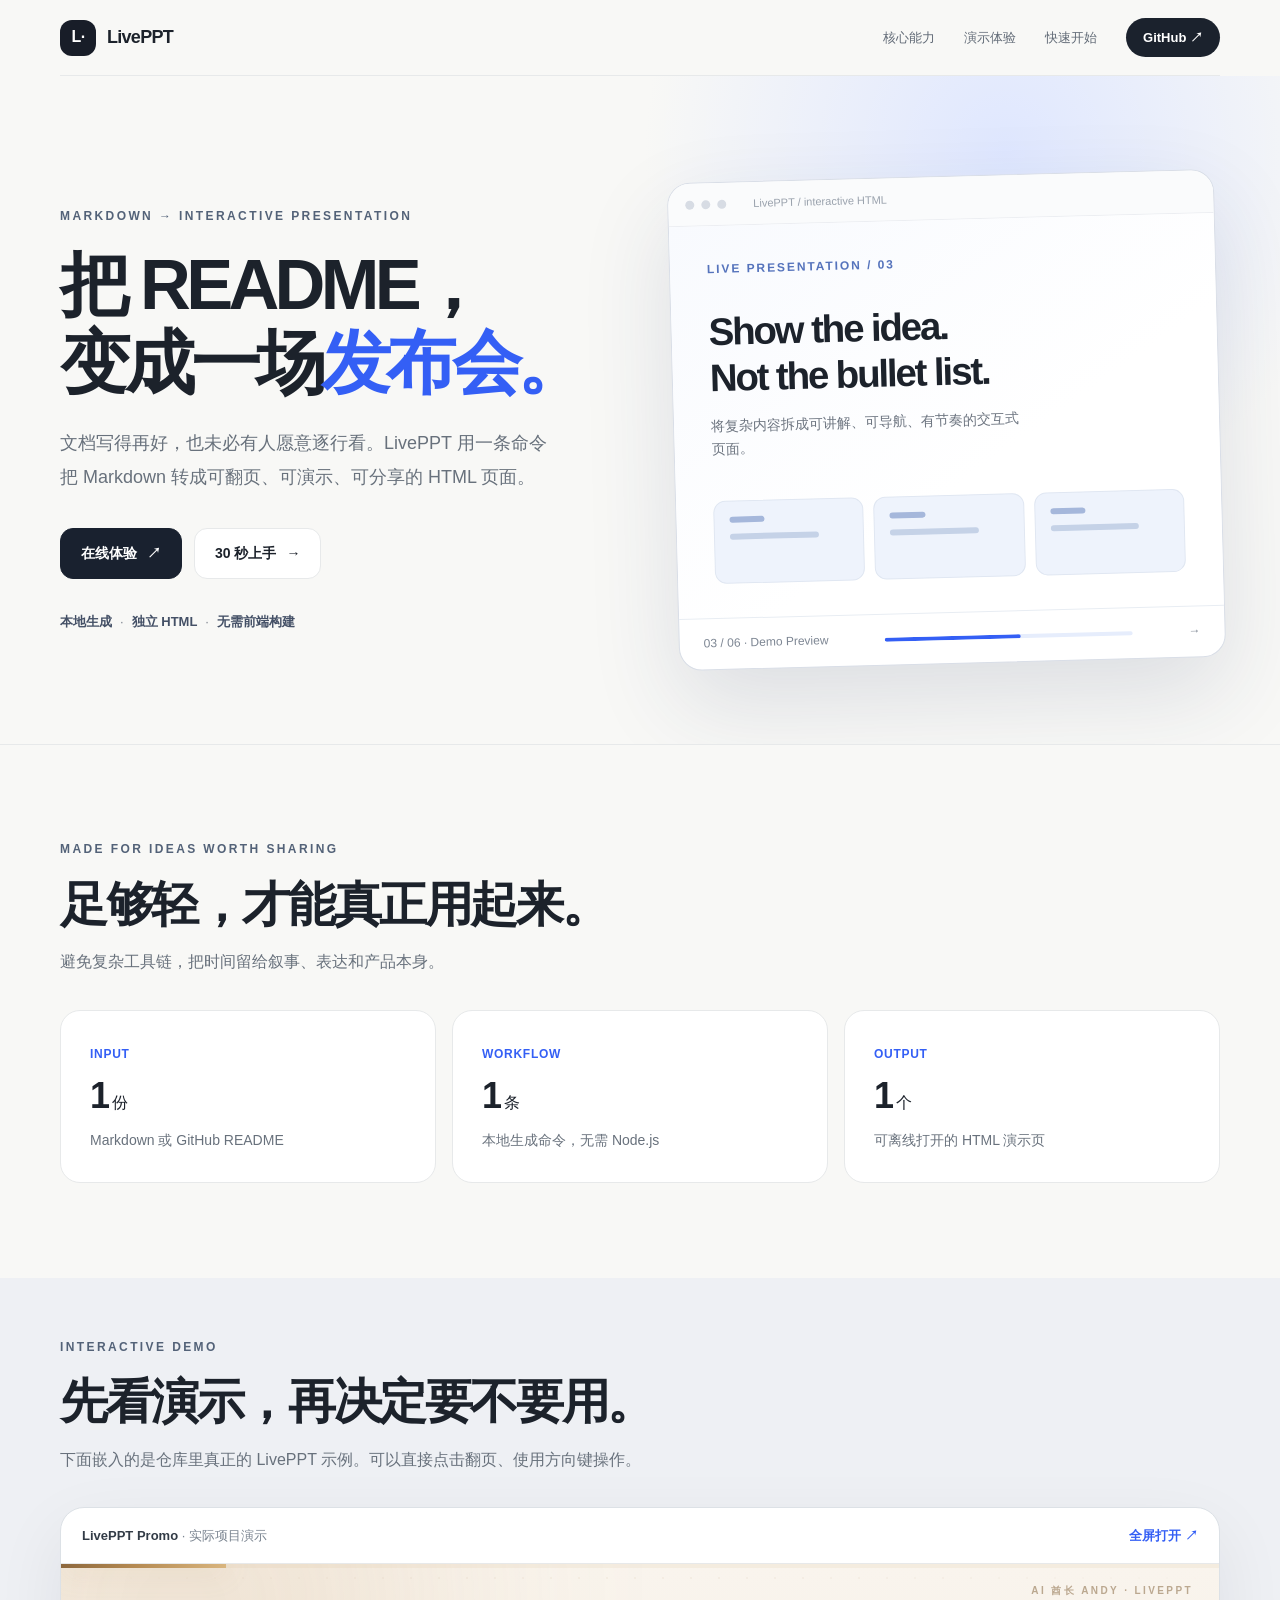
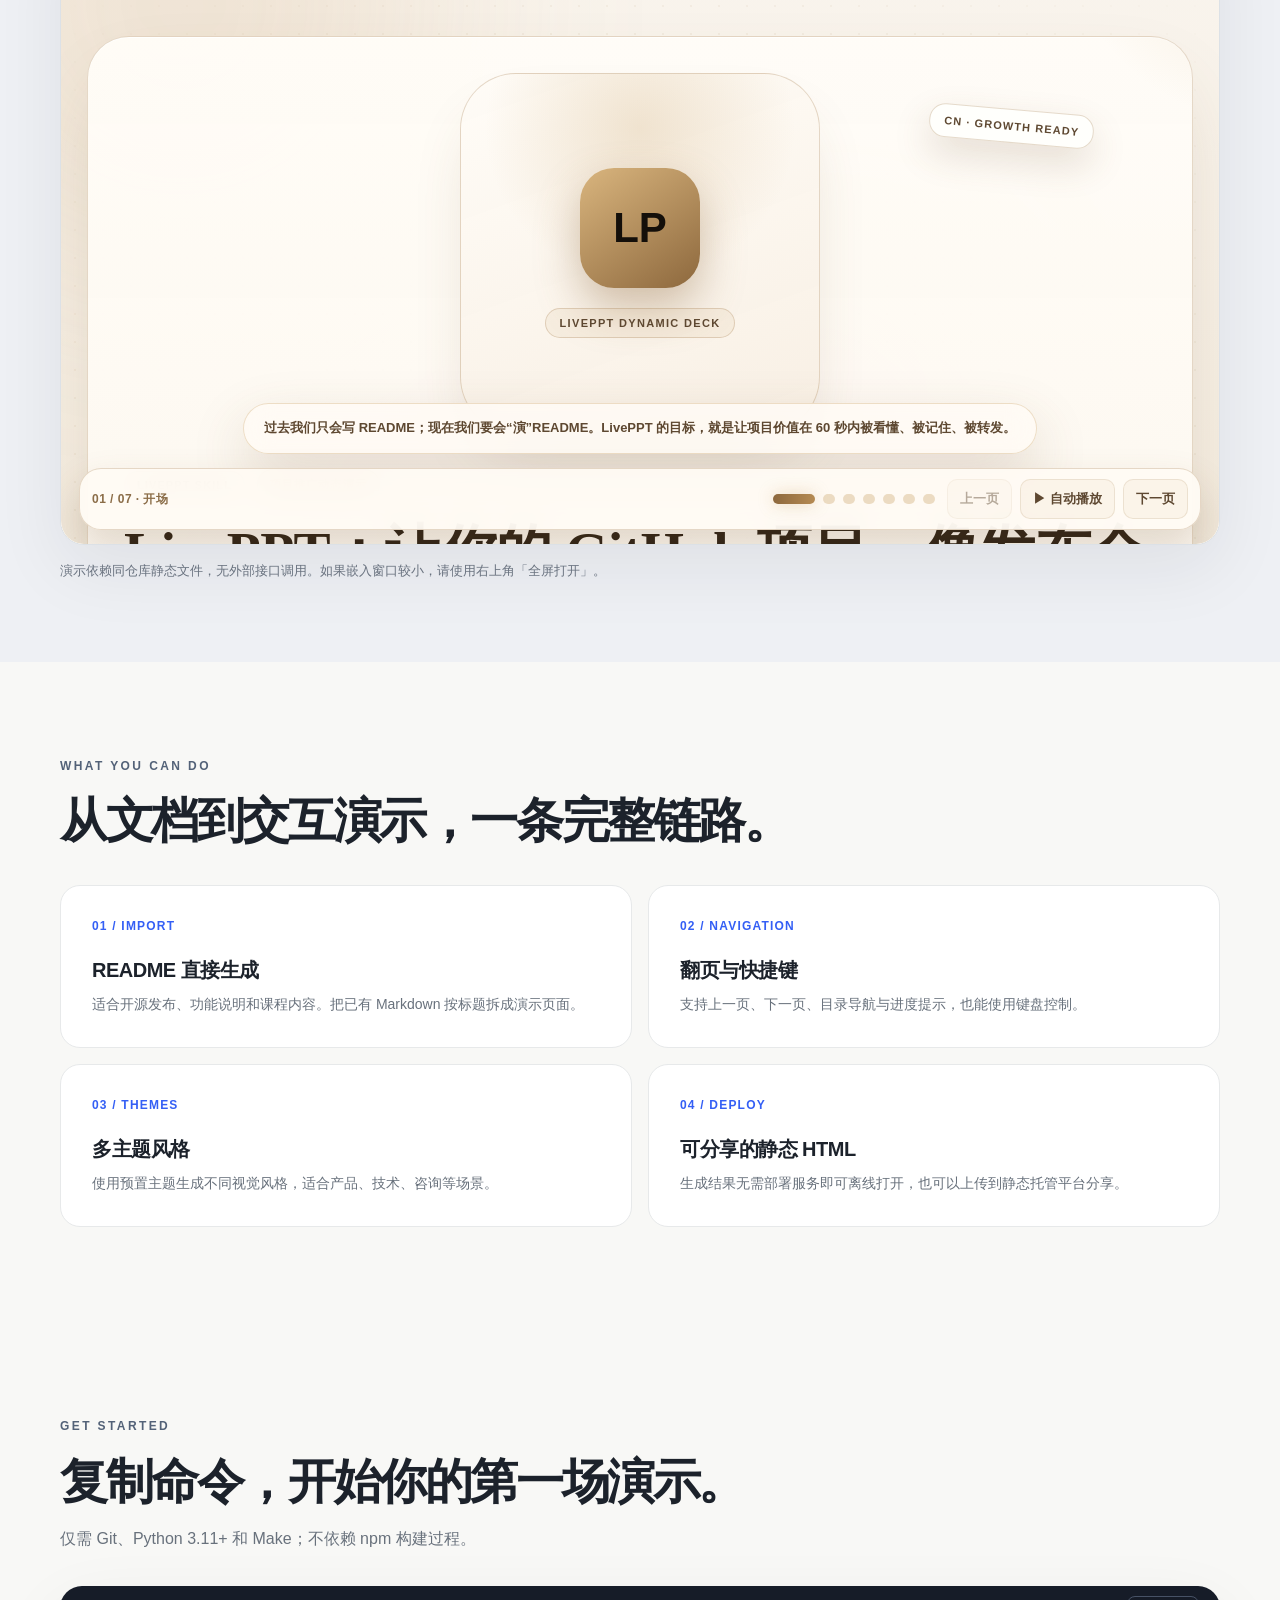
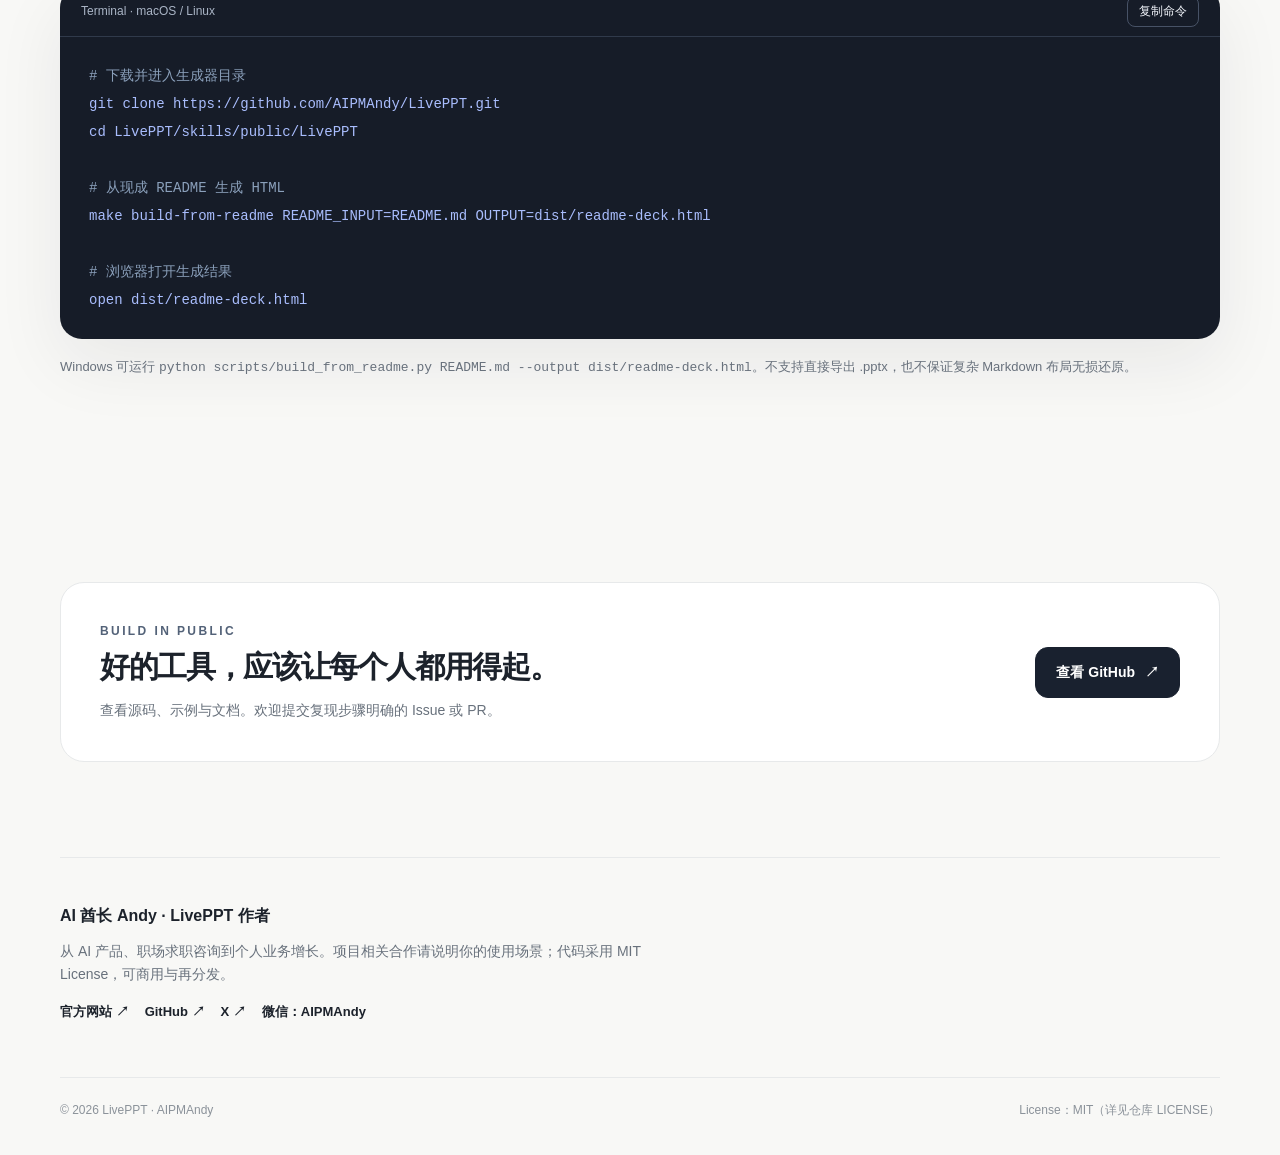
<file: index.html>
<!doctype html>
<html lang="zh-CN">
<head><!-- andy-seo-extra --><link rel="canonical" href="https://aipmandy.github.io/LivePPT/"><meta property="og:locale" content="zh_CN"><meta property="og:site_name" content="LivePPT：Markdown 转交互式 HTML 演示页"><meta property="og:url" content="https://aipmandy.github.io/LivePPT/"><meta property="og:image" content="https://aipmandy.github.io/LivePPT/og.png"><meta property="og:image:width" content="1200"><meta property="og:image:height" content="630"><meta name="twitter:card" content="summary_large_image"><meta name="twitter:site" content="@AIPMAndy"><meta name="twitter:creator" content="@AIPMAndy"><meta name="twitter:title" content="LivePPT — Markdown 转交互式 HTML 演示页"><meta name="twitter:description" content="LivePPT：把 Markdown 和 GitHub README 一键转换为可翻页、可演示、可分享的独立 HTML 页面。无需前端构建工具，开箱即用。"><meta name="twitter:image" content="https://aipmandy.github.io/LivePPT/og.png"><script type="application/ld+json">{"@context":"https://schema.org","@graph":[{"@type":"Person","@id":"https://github.com/AIPMAndy#person","name":"AI酋长Andy","alternateName":["AI Chief Andy","Andy Liu","AIPMAndy"],"url":"https://metaver.vip/","sameAs":["https://x.com/AIPMAndy","https://github.com/AIPMAndy","https://metaver.vip/","https://t.me/AIPMAndy","https://www.threads.com/@andyaipm","https://www.youtube.com/channel/UCo3Uq_DFHKFQxX2vLqEZ8mw","https://space.bilibili.com/100287319","https://www.xiaohongshu.com/user/profile/578dd31382ec3924141f799e","https://aipmandy.github.io/"],"jobTitle":"流量 AI 联合创始人、星觉 AI 创始人","worksFor":{"@type":"Organization","name":"星觉科技"},"address":{"@type":"PostalAddress","addressLocality":"北京","addressCountry":"CN"},"description":"AI酋长Andy（Andy Liu，GitHub / X @AIPMAndy）：流量 AI 联合创始人、星觉 AI 创始人。星觉科技，北京。"},{"@type":"SoftwareApplication","@id":"https://aipmandy.github.io/LivePPT/#work","name":"LivePPT：Markdown 转交互式 HTML 演示页","description":"把 Markdown 或 GitHub README 一键变成可翻页、可演示、可分享的独立 HTML 页面，无需前端构建工具。","url":"https://aipmandy.github.io/LivePPT/","inLanguage":"zh-CN","author":{"@id":"https://github.com/AIPMAndy#person"},"publisher":{"@id":"https://github.com/AIPMAndy#person"}}]}</script><!-- /andy-seo-extra -->
  <meta charset="utf-8">
  <meta name="viewport" content="width=device-width, initial-scale=1">
  <meta name="theme-color" content="#f8f8f6">
  <meta name="description" content="LivePPT：把 Markdown 和 GitHub README 一键转换为可翻页、可演示、可分享的独立 HTML 页面。无需前端构建工具，开箱即用。">
  <meta property="og:type" content="website">
  <meta property="og:title" content="LivePPT — 把 README 变成一场发布会">
  <meta property="og:description" content="一份 Markdown，一条命令，一个可直接分享的 HTML 演示页面。">
  <title>LivePPT — Markdown 转交互式 HTML 演示页</title>
  <style>
    :root{color-scheme:light;--bg:#f8f8f6;--paper:#fff;--ink:#1c222b;--muted:#68717c;--line:#e7e9ea;--accent:#345ff5;--radius:24px;--shadow:0 24px 70px rgba(28,34,43,.07)}
    *{box-sizing:border-box}html{scroll-behavior:smooth}body{margin:0;background:var(--bg);color:var(--ink);font:16px/1.65 -apple-system,BlinkMacSystemFont,"SF Pro Display","PingFang SC","Microsoft YaHei",sans-serif;-webkit-font-smoothing:antialiased}a{color:inherit;text-decoration:none}button{font:inherit}a:focus-visible,button:focus-visible{outline:3px solid var(--accent);outline-offset:4px}::selection{background:#cfdaff}.container{width:min(1160px,calc(100% - 48px));margin-inline:auto}
    .site-header{height:76px;display:flex;align-items:center;justify-content:space-between;gap:20px;border-bottom:1px solid var(--line)}.logo{display:flex;align-items:center;gap:11px;font-size:18px;font-weight:760;letter-spacing:-.04em}.logo-mark{display:grid;place-items:center;width:36px;height:36px;border-radius:12px;background:#181d28;color:#fff;font-size:16px}.nav{display:flex;align-items:center;gap:29px;font-size:13px;color:#626b77}.nav a:hover,.site-footer a:hover{color:var(--accent)}.header-star{padding:9px 17px;border-radius:999px;background:#1b222d;color:white;font-weight:650;font-size:13px}
    .hero{position:relative;overflow:hidden;padding:100px 0 80px;border-bottom:1px solid var(--line)}.hero:before{content:"";position:absolute;z-index:-1;top:-300px;right:-100px;width:min(750px,85vw);aspect-ratio:1;border-radius:50%;background:radial-gradient(circle,#dfe7ff 0%,rgba(223,231,255,0) 68%);pointer-events:none}.hero-grid{display:grid;grid-template-columns:1.02fr .98fr;gap:44px;align-items:center}.eyebrow{font-size:12px;text-transform:uppercase;letter-spacing:.2em;color:#536278;font-weight:750}.hero h1{font-size:clamp(42px,5.5vw,75px);line-height:1.11;letter-spacing:-.067em;font-weight:770;margin:19px 0 25px}.hero h1 .accent{color:var(--accent)}.lede{font-size:18px;color:var(--muted);max-width:490px;line-height:1.85;margin:0}.cta{display:flex;flex-wrap:wrap;gap:12px;margin:34px 0 32px}.btn{display:inline-flex;justify-content:center;align-items:center;gap:10px;border:1px solid var(--line);background:white;color:var(--ink);padding:13px 20px;border-radius:13px;font-size:14px;font-weight:700;transition:transform .2s ease,background .2s ease}.btn:hover{transform:translateY(-2px)}.btn-primary{background:#19212f;color:#fff;border-color:#19212f}.btn-primary:hover{background:#354358}.btn svg{width:16px;height:16px}.proof{font-size:13px;color:#818791;display:flex;flex-wrap:wrap;align-items:center;gap:8px}.proof strong{color:#445066}
    .window{border:1px solid #d9dee7;border-radius:23px;background:white;box-shadow:0 35px 90px rgba(41,57,98,.13);overflow:hidden;transform:rotate(-1.5deg)}.chrome{height:43px;border-bottom:1px solid #eceef2;display:flex;align-items:center;gap:7px;padding:0 17px;background:#fafbfc}.dot{width:9px;height:9px;border-radius:50%;background:#d7dce4}.chrome .address{font-size:11px;color:#9aa2ad;margin-left:20px}.window-body{min-height:392px;padding:34px 37px;background:linear-gradient(146deg,#f8fafe,#fff 60%)}.window-step{font-size:12px;letter-spacing:.16em;color:#5573bc;text-transform:uppercase;font-weight:800}.window-body h2{font-size:clamp(31px,3vw,43px);line-height:1.2;letter-spacing:-.055em;max-width:390px;margin:29px 0 14px}.window-body p{color:#6d7580;max-width:310px;font-size:14px}.fake-grid{display:grid;grid-template-columns:1fr 1fr 1fr;gap:10px;margin-top:40px}.fake-card{border-radius:12px;height:83px;background:#eef3fc;border:1px solid #e0e7f2;padding:15px}.fake-card:after,.fake-card:before{content:"";display:block;background:#a5b7db;border-radius:3px;height:6px;margin-bottom:11px}.fake-card:before{width:30%}.fake-card:after{width:75%;background:#c5d2e7}.window-bottom{border-top:1px solid #e8edf3;padding:15px 24px;display:flex;justify-content:space-between;align-items:center;color:#7d8693;font-size:12px}.mini-progress{width:50%;height:4px;border-radius:999px;background:#e6edfc;overflow:hidden}.mini-progress:after{content:"";display:block;height:100%;width:55%;background:var(--accent);border-radius:999px}
    section.block{padding:95px 0}.section-head{max-width:735px;margin-bottom:34px}.section-head h2{font-size:clamp(29px,4vw,48px);line-height:1.24;letter-spacing:-.05em;margin:15px 0}.section-head p{color:var(--muted);font-size:16px;margin:0}.metrics{display:grid;grid-template-columns:repeat(3,1fr);gap:16px}.metric{background:var(--paper);border:1px solid var(--line);border-radius:20px;padding:29px}.metric b{font-size:36px;letter-spacing:-.06em}.metric p{color:var(--muted);font-size:14px;margin:4px 0 0}.metric span{font-weight:750;color:var(--accent);font-size:12px;letter-spacing:.06em}
    .demo-wrap{background:#eef0f4;padding:60px 0 80px}.demo-frame{background:#fff;overflow:hidden;border-radius:24px;border:1px solid #dce1e6;box-shadow:var(--shadow)}.demo-top{height:56px;padding:0 21px;display:flex;align-items:center;justify-content:space-between;gap:10px;border-bottom:1px solid var(--line);font-size:13px;color:#7a8490}.demo-top strong{color:#323b46}.demo-top a{color:var(--accent);font-weight:700}.demo-frame iframe{display:block;width:100%;height:580px;border:0;background:#fff}.demo-note{font-size:13px;color:#69727f;margin:15px 0 0}
    .feature-grid{display:grid;grid-template-columns:repeat(2,1fr);gap:16px}.feature{padding:31px;background:#fff;border:1px solid var(--line);border-radius:20px}.feature .number{font-size:12px;font-weight:750;color:var(--accent);letter-spacing:.1em}.feature h3{font-size:20px;letter-spacing:-.025em;margin:17px 0 6px}.feature p{color:var(--muted);font-size:14px;margin:0}
    .code-panel{border-radius:22px;background:#161c28;color:#e3eaf5;box-shadow:var(--shadow);overflow:hidden}.code-head{height:51px;padding:0 21px;display:flex;align-items:center;justify-content:space-between;border-bottom:1px solid #303a4b;color:#aab5c6;font-size:12px}.copy-btn{border:1px solid #475266;border-radius:8px;padding:5px 11px;color:#f2f5fb;background:transparent;cursor:pointer;font-size:12px}.copy-btn:hover{background:#303b4d}pre{white-space:pre-wrap;overflow-wrap:anywhere;font-size:14px;line-height:2;margin:0;padding:25px 29px;font-family:ui-monospace,"SFMono-Regular",Consolas,monospace}pre .comment{color:#8ba0bb}pre .command{color:#a9bdfd}.usage-note{margin-top:17px;color:var(--muted);font-size:13px}
    .last-cta{background:#fff;border:1px solid var(--line);padding:39px;border-radius:24px;display:flex;align-items:center;justify-content:space-between;gap:28px}.last-cta h2{font-size:30px;letter-spacing:-.045em;margin:0 0 8px}.last-cta p{color:var(--muted);margin:0;font-size:14px}.author{border-top:1px solid var(--line);padding:45px 0 55px;display:flex;justify-content:space-between;gap:30px;flex-wrap:wrap}.author p{font-size:14px;color:var(--muted);max-width:630px;margin:10px 0}.author-links{display:flex;flex-wrap:wrap;gap:16px;font-size:13px;font-weight:670;margin-top:15px}.site-footer{font-size:12px;color:#8b929a;border-top:1px solid var(--line);padding:23px 0 35px;display:flex;justify-content:space-between;flex-wrap:wrap;gap:10px}
    @media(max-width:900px){.hero{padding:72px 0}.hero-grid{grid-template-columns:1fr;gap:55px}.window{max-width:620px;transform:none}.nav{gap:13px}.metrics{grid-template-columns:1fr}.demo-frame iframe{height:570px}}
    @media(max-width:600px){.container{width:min(100% - 32px,1160px)}.nav a:not(.header-star){display:none}.site-header{height:67px}.hero{padding:60px 0}.hero h1{font-size:47px}.window-body{padding:28px 22px;min-height:330px}.window-body h2{font-size:33px}.fake-card{height:65px;padding:11px}.metrics{gap:12px}.metric{padding:22px}.block{padding:65px 0!important}.demo-wrap{padding:50px 0!important}.demo-frame iframe{height:620px}.feature-grid{grid-template-columns:1fr}.last-cta{display:block;padding:27px}.last-cta .btn{margin-top:20px}.author{padding:32px 0}.cta .btn{flex:1}}
    @media(prefers-reduced-motion:reduce){html{scroll-behavior:auto}*,*:before,*:after{transition:none!important;animation:none!important}}
  </style>
</head>
<body>
  <header class="site-header container">
    <a class="logo" href="#top" aria-label="LivePPT 首页"><span class="logo-mark" aria-hidden="true">L·</span>LivePPT</a>
    <nav class="nav" aria-label="主导航">
      <a href="#features">核心能力</a><a href="#demo">演示体验</a><a href="#quickstart">快速开始</a>
      <a class="header-star" href="https://github.com/AIPMAndy/LivePPT" target="_blank" rel="noopener noreferrer">GitHub ↗</a>
    </nav>
  </header>
  <main id="top">
    <section class="hero">
      <div class="container hero-grid">
        <div>
          <div class="eyebrow">Markdown → Interactive Presentation</div>
          <h1>把 README，<br>变成一场<span class="accent">发布会。</span></h1>
          <p class="lede">文档写得再好，也未必有人愿意逐行看。LivePPT 用一条命令把 Markdown 转成可翻页、可演示、可分享的 HTML 页面。</p>
          <div class="cta">
            <a class="btn btn-primary" href="#demo">在线体验 <span aria-hidden="true">↗</span></a>
            <a class="btn" href="#quickstart">30 秒上手 <span aria-hidden="true">→</span></a>
          </div>
          <div class="proof"><strong>本地生成</strong> <span>·</span> <strong>独立 HTML</strong> <span>·</span> <strong>无需前端构建</strong></div>
        </div>
        <div class="window" aria-label="LivePPT 页面视觉预览示意图">
          <div class="chrome"><i class="dot"></i><i class="dot"></i><i class="dot"></i><span class="address">LivePPT / interactive HTML</span></div>
          <div class="window-body">
            <div class="window-step">Live Presentation / 03</div>
            <h2>Show the idea.<br>Not the bullet list.</h2>
            <p>将复杂内容拆成可讲解、可导航、有节奏的交互式页面。</p>
            <div class="fake-grid" aria-hidden="true"><div class="fake-card"></div><div class="fake-card"></div><div class="fake-card"></div></div>
          </div>
          <div class="window-bottom"><span>03 / 06 · Demo Preview</span><span class="mini-progress" aria-hidden="true"></span><span>→</span></div>
        </div>
      </div>
    </section>
    <section class="block container" id="features">
      <div class="section-head"><div class="eyebrow">Made for ideas worth sharing</div><h2>足够轻，才能真正用起来。</h2><p>避免复杂工具链，把时间留给叙事、表达和产品本身。</p></div>
      <div class="metrics">
        <div class="metric"><span>INPUT</span><div><b>1</b> 份</div><p>Markdown 或 GitHub README</p></div>
        <div class="metric"><span>WORKFLOW</span><div><b>1</b> 条</div><p>本地生成命令，无需 Node.js</p></div>
        <div class="metric"><span>OUTPUT</span><div><b>1</b> 个</div><p>可离线打开的 HTML 演示页</p></div>
      </div>
    </section>
    <section id="demo" class="demo-wrap">
      <div class="container">
        <div class="section-head"><div class="eyebrow">Interactive demo</div><h2>先看演示，再决定要不要用。</h2><p>下面嵌入的是仓库里真正的 LivePPT 示例。可以直接点击翻页、使用方向键操作。</p></div>
        <div class="demo-frame">
          <div class="demo-top"><span><strong>LivePPT Promo</strong> · 实际项目演示</span><a href="./skills/public/LivePPT/demos/liveppt-promo/index.html" target="_blank" rel="noopener noreferrer">全屏打开 ↗</a></div>
          <iframe src="./skills/public/LivePPT/demos/liveppt-promo/index.html" title="LivePPT 可交互产品演示" loading="lazy"></iframe>
        </div>
        <p class="demo-note">演示依赖同仓库静态文件，无外部接口调用。如果嵌入窗口较小，请使用右上角「全屏打开」。</p>
      </div>
    </section>
    <section class="block container">
      <div class="section-head"><div class="eyebrow">What you can do</div><h2>从文档到交互演示，一条完整链路。</h2></div>
      <div class="feature-grid">
        <div class="feature"><div class="number">01 / IMPORT</div><h3>README 直接生成</h3><p>适合开源发布、功能说明和课程内容。把已有 Markdown 按标题拆成演示页面。</p></div>
        <div class="feature"><div class="number">02 / NAVIGATION</div><h3>翻页与快捷键</h3><p>支持上一页、下一页、目录导航与进度提示，也能使用键盘控制。</p></div>
        <div class="feature"><div class="number">03 / THEMES</div><h3>多主题风格</h3><p>使用预置主题生成不同视觉风格，适合产品、技术、咨询等场景。</p></div>
        <div class="feature"><div class="number">04 / DEPLOY</div><h3>可分享的静态 HTML</h3><p>生成结果无需部署服务即可离线打开，也可以上传到静态托管平台分享。</p></div>
      </div>
    </section>
    <section class="block container" id="quickstart">
      <div class="section-head"><div class="eyebrow">Get started</div><h2>复制命令，开始你的第一场演示。</h2><p>仅需 Git、Python 3.11+ 和 Make；不依赖 npm 构建过程。</p></div>
      <div class="code-panel">
        <div class="code-head"><span>Terminal · macOS / Linux</span><button class="copy-btn" id="copyCommand" type="button" aria-label="复制快速开始命令">复制命令</button></div>
        <pre id="commands"><span class="comment"># 下载并进入生成器目录</span>
<span class="command">git clone https://github.com/AIPMAndy/LivePPT.git</span>
<span class="command">cd LivePPT/skills/public/LivePPT</span>

<span class="comment"># 从现成 README 生成 HTML</span>
<span class="command">make build-from-readme README_INPUT=README.md OUTPUT=dist/readme-deck.html</span>

<span class="comment"># 浏览器打开生成结果</span>
<span class="command">open dist/readme-deck.html</span></pre>
      </div>
      <p class="usage-note">Windows 可运行 <code>python scripts/build_from_readme.py README.md --output dist/readme-deck.html</code>。不支持直接导出 .pptx，也不保证复杂 Markdown 布局无损还原。</p>
    </section>
    <section class="block container">
      <div class="last-cta">
        <div><div class="eyebrow">Build in public</div><h2>好的工具，应该让每个人都用得起。</h2><p>查看源码、示例与文档。欢迎提交复现步骤明确的 Issue 或 PR。</p></div>
        <a class="btn btn-primary" href="https://github.com/AIPMAndy/LivePPT" target="_blank" rel="noopener noreferrer">查看 GitHub <span aria-hidden="true">↗</span></a>
      </div>
    </section>
  </main>
  <aside class="author container" aria-label="作者与联系">
    <div><strong>AI 酋长 Andy · LivePPT 作者</strong><p>从 AI 产品、职场求职咨询到个人业务增长。项目相关合作请说明你的使用场景；代码采用 MIT License，可商用与再分发。</p><div class="author-links"><a href="https://metaver.vip/" target="_blank" rel="noopener noreferrer">官方网站 ↗</a><a href="https://github.com/AIPMAndy" target="_blank" rel="noopener noreferrer">GitHub ↗</a><a href="https://x.com/AIPMAndy" target="_blank" rel="noopener noreferrer">X ↗</a><span>微信：AIPMAndy</span></div></div>
  </aside>
  <footer class="site-footer container"><span>© 2026 LivePPT · AIPMAndy</span><span>License：MIT（详见仓库 LICENSE）</span></footer>
  <script>
    document.getElementById('copyCommand').addEventListener('click', async function() {
      const content = [
        'git clone https://github.com/AIPMAndy/LivePPT.git',
        'cd LivePPT/skills/public/LivePPT',
        'make build-from-readme README_INPUT=README.md OUTPUT=dist/readme-deck.html',
        'open dist/readme-deck.html'
      ].join('\n');
      try {
        await navigator.clipboard.writeText(content);
        this.textContent = '已复制 ✓';
      } catch (_error) {
        this.textContent = '复制失败，请手动选择';
      }
    });
  </script>
</body>
</html>
</file>
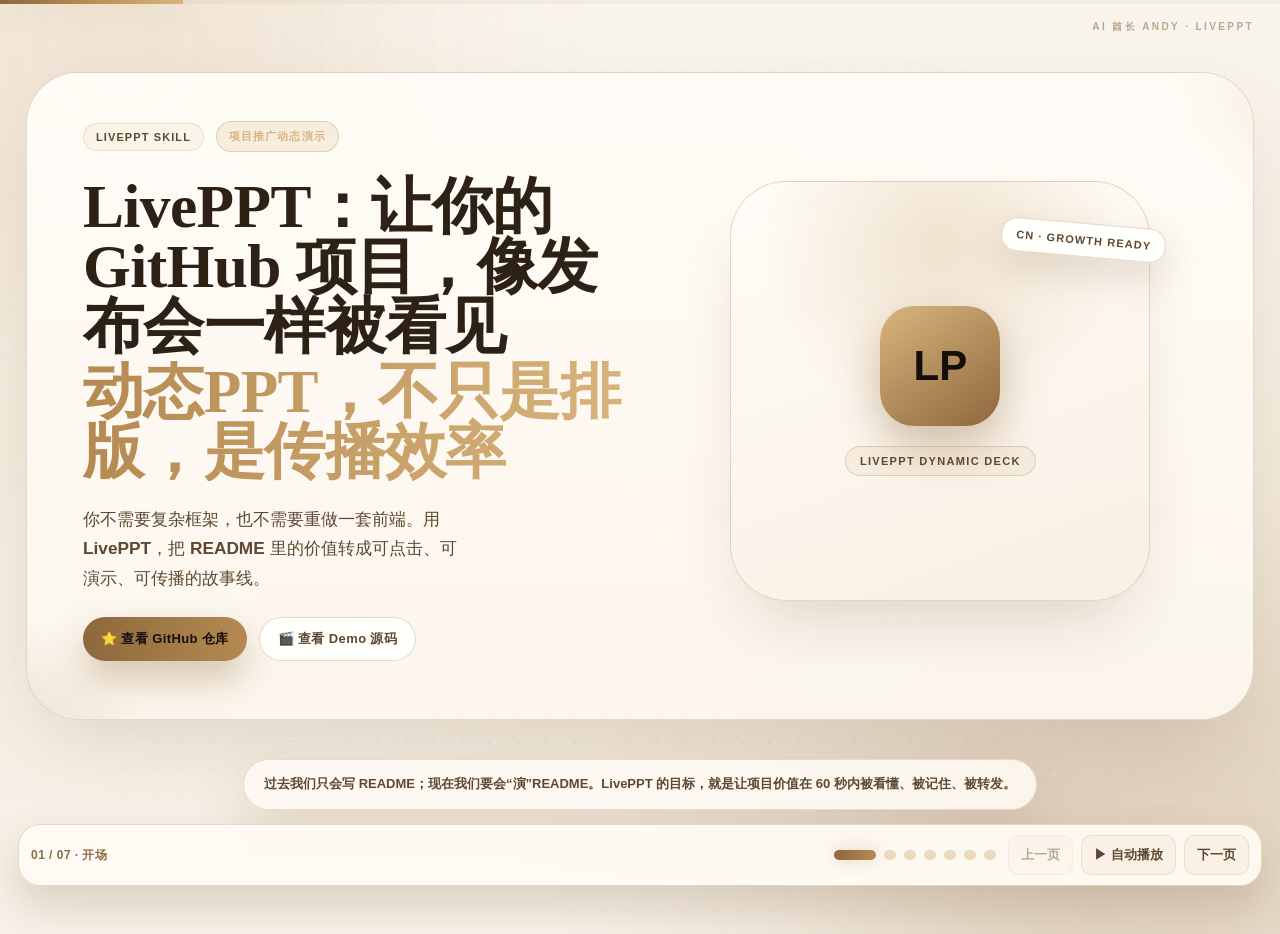
<file: skills/public/LivePPT/demos/liveppt-promo/index.html>
<!doctype html>
<html lang="zh-CN">
  <head><!-- andy-seo-extra --><link rel="canonical" href="https://aipmandy.github.io/LivePPT/skills/public/LivePPT/demos/liveppt-promo/index.html"><meta property="og:type" content="website"><meta property="og:locale" content="zh_CN"><meta property="og:site_name" content="LivePPT：Markdown 转交互式 HTML 演示页"><meta property="og:url" content="https://aipmandy.github.io/LivePPT/skills/public/LivePPT/demos/liveppt-promo/index.html"><meta property="og:title" content="LivePPT · 项目推广动态演示（Ivory Luxe）"><meta property="og:description" content="把 Markdown 或 GitHub README 一键变成可翻页、可演示、可分享的独立 HTML 页面，无需前端构建工具。"><meta property="og:image" content="https://aipmandy.github.io/LivePPT/og.png"><meta property="og:image:width" content="1200"><meta property="og:image:height" content="630"><meta name="twitter:card" content="summary_large_image"><meta name="twitter:site" content="@AIPMAndy"><meta name="twitter:creator" content="@AIPMAndy"><meta name="twitter:title" content="LivePPT · 项目推广动态演示（Ivory Luxe）"><meta name="twitter:description" content="把 Markdown 或 GitHub README 一键变成可翻页、可演示、可分享的独立 HTML 页面，无需前端构建工具。"><meta name="twitter:image" content="https://aipmandy.github.io/LivePPT/og.png"><!-- /andy-seo-extra -->
    <meta charset="UTF-8" />
    <meta name="viewport" content="width=device-width, initial-scale=1.0" />
    <title>LivePPT · 项目推广动态演示（Ivory Luxe）</title>
    <link rel="stylesheet" href="./styles.css" />
  </head>
  <body>
    <div id="app" class="deck" tabindex="0">
      <div class="bg-blob blob-a"></div>
      <div class="bg-blob blob-b"></div>
      <div class="bg-blob blob-c"></div>
      <div class="grid-dots"></div>

      <div class="watermark">AI 酋长 Andy · LivePPT</div>

      <div class="top-progress">
        <div id="progressBar"></div>
      </div>

      <main id="slideRoot" class="slide-root"></main>

      <div class="script-footer">
        <div id="scriptFooter" class="script-bubble"></div>
      </div>

      <footer class="bottom-toolbar">
        <div id="stepHint" class="step-hint"></div>
        <div id="dotNav" class="dot-nav" aria-label="步骤导航"></div>
        <div class="controls">
          <button id="prevBtn" type="button">上一页</button>
          <button id="playBtn" type="button">▶ 自动播放</button>
          <button id="nextBtn" type="button">下一页</button>
        </div>
      </footer>
    </div>

    <script src="./script.js"></script>
  </body>
</html>
</file>
<file: skills/public/LivePPT/demos/liveppt-promo/styles.css>
:root {
  color-scheme: light;
  --lp-bg: #f8f4ee;
  --lp-bg-soft: #efe6d9;
  --lp-bg-accent: #e7d7c3;
  --lp-surface: rgba(255, 251, 245, 0.92);
  --lp-surface-strong: rgba(255, 255, 252, 0.98);
  --lp-line: rgba(160, 122, 75, 0.28);
  --lp-line-soft: rgba(160, 122, 75, 0.16);
  --lp-text: #2d2115;
  --lp-text-soft: #5e4831;
  --lp-text-muted: #8b6d48;
  --lp-accent: #b58a52;
  --lp-accent-strong: #d9b57e;
  --lp-accent-deep: #8d683d;
  --lp-success: #5f8d68;
  --lp-danger: #a45f4d;
  --lp-font-display: "Bodoni MT", "Didot", "Songti SC", "Times New Roman", serif;
  --lp-font-body: "Avenir Next", "PingFang SC", "Microsoft YaHei", "Noto Sans SC", sans-serif;
}

* {
  box-sizing: border-box;
}

html,
body {
  margin: 0;
  min-height: 100%;
}

body {
  background: var(--lp-bg);
  font-family: var(--lp-font-body);
  color: var(--lp-text);
}

.deck {
  --mx: 50%;
  --my: 50%;
  position: relative;
  width: 100%;
  min-height: 100vh;
  overflow: hidden;
  background:
    radial-gradient(760px 540px at var(--mx) var(--my), rgba(181, 138, 82, 0.14), transparent 64%),
    radial-gradient(780px 560px at 84% 90%, rgba(141, 104, 61, 0.14), transparent 68%),
    linear-gradient(180deg, #f9f4ed 0%, #f4ecdf 48%, #f7f1e8 100%);
}

.bg-blob {
  position: absolute;
  border-radius: 999px;
  pointer-events: none;
  filter: blur(120px);
  opacity: 0.62;
}

.blob-a {
  top: -220px;
  left: -140px;
  width: 520px;
  height: 520px;
  background: rgba(189, 145, 86, 0.26);
  animation: floatA 11s ease-in-out infinite;
}

.blob-b {
  right: -200px;
  bottom: -230px;
  width: 620px;
  height: 620px;
  background: rgba(169, 125, 73, 0.24);
  animation: floatB 13s ease-in-out infinite;
}

.blob-c {
  right: 20%;
  top: 24%;
  width: 320px;
  height: 320px;
  background: rgba(215, 181, 127, 0.14);
  animation: floatC 15s ease-in-out infinite;
}

.grid-dots {
  position: absolute;
  inset: 0;
  pointer-events: none;
  opacity: 0.38;
  background-image: radial-gradient(rgba(160, 122, 75, 0.35) 1px, transparent 1px);
  background-size: 28px 28px;
  mask-image: radial-gradient(circle at 50% 55%, black 40%, transparent 100%);
}

.watermark {
  position: absolute;
  top: 20px;
  right: 26px;
  z-index: 30;
  font-size: 10px;
  font-weight: 800;
  letter-spacing: 0.24em;
  text-transform: uppercase;
  color: var(--lp-text-muted);
  opacity: 0.56;
  user-select: none;
  pointer-events: none;
}

.top-progress {
  position: absolute;
  top: 0;
  left: 0;
  width: 100%;
  height: 4px;
  z-index: 40;
  background: rgba(201, 163, 106, 0.1);
}

#progressBar {
  width: 0;
  height: 100%;
  background: linear-gradient(90deg, var(--lp-accent-deep) 0%, var(--lp-accent) 45%, var(--lp-accent-strong) 100%);
  box-shadow: 0 0 28px rgba(201, 163, 106, 0.42);
  transition: width 420ms cubic-bezier(0.2, 0.8, 0.2, 1);
}

.slide-root {
  position: relative;
  min-height: 100vh;
  padding: 72px 26px 214px;
  display: flex;
  align-items: center;
  justify-content: center;
}

.slide-shell {
  position: relative;
  width: min(1300px, 100%);
  min-height: 72vh;
  border-radius: 52px;
  padding: 48px 56px;
  border: 1px solid var(--lp-line);
  background: linear-gradient(180deg, rgba(255, 252, 247, 0.97) 0%, rgba(252, 246, 238, 0.95) 100%);
  box-shadow:
    0 34px 84px -24px rgba(109, 79, 47, 0.2),
    inset 0 1px 0 rgba(255, 255, 255, 0.8);
  overflow: hidden;
}

.slide-shell::before {
  content: "";
  position: absolute;
  top: -38%;
  right: -26%;
  width: 420px;
  height: 420px;
  border-radius: 999px;
  background: radial-gradient(circle, rgba(201, 163, 106, 0.24) 0%, transparent 70%);
  pointer-events: none;
}

.slide-shell::after {
  content: "";
  position: absolute;
  left: -18%;
  bottom: -40%;
  width: 360px;
  height: 360px;
  border-radius: 999px;
  background: radial-gradient(circle, rgba(138, 98, 53, 0.24) 0%, transparent 72%);
  pointer-events: none;
}

.scene-enter {
  animation: sceneIn 760ms cubic-bezier(0.2, 0.82, 0.2, 1) both;
}

.section-tag {
  display: inline-flex;
  align-items: center;
  gap: 8px;
  padding: 8px 14px;
  border-radius: 999px;
  border: 1px solid var(--lp-line);
  background: rgba(201, 163, 106, 0.12);
  color: var(--lp-accent);
  font-size: 11px;
  font-weight: 800;
  letter-spacing: 0.11em;
  text-transform: uppercase;
}

.hero-grid {
  display: grid;
  gap: 36px;
  grid-template-columns: 1.1fr 1fr;
  align-items: center;
  position: relative;
  z-index: 2;
}

.hero-left {
  display: flex;
  flex-direction: column;
  gap: 24px;
}

.hero-meta {
  display: inline-flex;
  align-items: center;
  gap: 12px;
  flex-wrap: wrap;
}

.meta-pill {
  padding: 7px 12px;
  border-radius: 999px;
  font-size: 11px;
  font-weight: 800;
  letter-spacing: 0.1em;
  text-transform: uppercase;
  border: 1px solid var(--lp-line-soft);
  background: rgba(201, 163, 106, 0.1);
  color: var(--lp-text-soft);
}

.meta-pill.indigo {
  border-color: var(--lp-line);
  background: rgba(201, 163, 106, 0.16);
  color: var(--lp-accent-strong);
}

.hero-title {
  margin: 0;
  font-size: clamp(2.2rem, 4.8vw, 4.8rem);
  letter-spacing: -0.01em;
  line-height: 0.98;
  font-weight: 700;
  color: var(--lp-text);
  font-family: var(--lp-font-display);
}

.hero-title span {
  display: inline-block;
  margin-top: 4px;
  color: transparent;
  background: linear-gradient(90deg, var(--lp-accent), var(--lp-accent-strong));
  -webkit-background-clip: text;
  background-clip: text;
}

.hero-sub {
  margin: 0;
  max-width: 40ch;
  color: var(--lp-text-soft);
  font-size: 1.08rem;
  line-height: 1.7;
  font-weight: 550;
}

.hero-actions {
  display: flex;
  gap: 12px;
  flex-wrap: wrap;
}

.action-btn {
  display: inline-flex;
  align-items: center;
  gap: 8px;
  text-decoration: none;
  border-radius: 999px;
  padding: 12px 18px;
  font-size: 13px;
  font-weight: 800;
  letter-spacing: 0.03em;
  transition: transform 180ms ease, box-shadow 180ms ease;
}

.action-btn.primary {
  background: linear-gradient(90deg, var(--lp-accent-deep), var(--lp-accent));
  color: #140f0a;
  box-shadow: 0 18px 36px rgba(138, 98, 53, 0.35);
}

.action-btn.secondary {
  border: 1px solid var(--lp-line);
  background: var(--lp-surface-strong);
  color: var(--lp-text-soft);
}

.action-btn:hover {
  transform: translateY(-1px);
}

.hero-right {
  position: relative;
  display: flex;
  align-items: center;
  justify-content: center;
}

.hero-logo-card {
  width: min(420px, 90%);
  aspect-ratio: 1;
  border-radius: 56px;
  background: linear-gradient(160deg, rgba(255, 252, 247, 0.98) 0%, rgba(248, 239, 227, 0.96) 100%);
  border: 1px solid var(--lp-line);
  box-shadow: 0 34px 66px -24px rgba(109, 79, 47, 0.24);
  display: flex;
  flex-direction: column;
  align-items: center;
  justify-content: center;
  gap: 20px;
  position: relative;
  overflow: hidden;
}

.hero-logo-card::after {
  content: "";
  position: absolute;
  inset: 0;
  background: radial-gradient(circle at 50% 15%, rgba(201, 163, 106, 0.26), transparent 44%);
}

.logo-mark {
  width: 120px;
  height: 120px;
  border-radius: 34px;
  display: grid;
  place-items: center;
  color: #140f0a;
  font-size: 42px;
  font-weight: 900;
  background: linear-gradient(145deg, var(--lp-accent-strong), var(--lp-accent-deep));
  box-shadow: 0 20px 44px rgba(138, 98, 53, 0.38);
  z-index: 2;
}

.logo-label {
  z-index: 2;
  padding: 8px 14px;
  border-radius: 999px;
  border: 1px solid var(--lp-line);
  background: rgba(201, 163, 106, 0.1);
  color: var(--lp-text-soft);
  font-size: 11px;
  font-weight: 800;
  letter-spacing: 0.12em;
  text-transform: uppercase;
}

.hero-float-badge {
  position: absolute;
  right: 6%;
  top: 10%;
  padding: 10px 14px;
  border-radius: 16px;
  background: var(--lp-surface-strong);
  border: 1px solid var(--lp-line);
  box-shadow: 0 16px 36px rgba(109, 79, 47, 0.18);
  font-size: 11px;
  font-weight: 800;
  color: var(--lp-text-soft);
  letter-spacing: 0.1em;
  text-transform: uppercase;
  transform: rotate(5deg);
}

.pain-header {
  display: flex;
  flex-direction: column;
  gap: 18px;
  align-items: center;
  text-align: center;
  margin-bottom: 30px;
}

.pain-title {
  margin: 0;
  font-size: clamp(2rem, 4vw, 3.8rem);
  line-height: 1.05;
  letter-spacing: -0.01em;
  font-weight: 700;
  color: var(--lp-text);
  font-family: var(--lp-font-display);
}

.pain-title span {
  color: var(--lp-accent);
  text-decoration: underline;
  text-decoration-color: rgba(201, 163, 106, 0.6);
  text-underline-offset: 8px;
}

.simulator-header {
  margin-bottom: 18px;
}

.simulator-title {
  font-size: clamp(1.8rem, 3.2vw, 3rem);
}

.info-grid {
  display: grid;
  gap: 18px;
  grid-template-columns: repeat(3, minmax(0, 1fr));
}

.info-card {
  border-radius: 30px;
  padding: 28px;
  border: 1px solid var(--lp-line);
  background: var(--lp-surface);
  box-shadow: 0 20px 46px -24px rgba(0, 0, 0, 0.46);
  transition: transform 220ms ease, border-color 220ms ease;
}

.info-card:hover {
  transform: translateY(-4px);
  border-color: var(--lp-accent);
}

.info-icon {
  width: 60px;
  height: 60px;
  border-radius: 18px;
  display: grid;
  place-items: center;
  font-size: 28px;
  margin-bottom: 16px;
  background: rgba(201, 163, 106, 0.14);
  color: var(--lp-accent-strong);
}

.info-title {
  margin: 0 0 10px;
  font-size: 1.46rem;
  letter-spacing: -0.02em;
  font-weight: 700;
  color: var(--lp-text);
  font-family: var(--lp-font-display);
}

.info-text {
  margin: 0;
  color: var(--lp-text-soft);
  line-height: 1.72;
  font-size: 0.95rem;
  font-weight: 550;
}

.split-grid {
  display: grid;
  gap: 26px;
  grid-template-columns: 1fr 1fr;
  align-items: stretch;
}

.copy-column {
  display: flex;
  flex-direction: column;
  gap: 22px;
}

.big-title {
  margin: 0;
  font-size: clamp(2rem, 4vw, 3.9rem);
  line-height: 1.02;
  letter-spacing: -0.01em;
  font-weight: 700;
  color: var(--lp-text);
  font-family: var(--lp-font-display);
}

.big-title span {
  color: var(--lp-accent);
}

.lead {
  margin: 0;
  font-size: 1.03rem;
  color: var(--lp-text-soft);
  line-height: 1.75;
  font-weight: 550;
}

.usecase-title {
  margin-top: 14px;
}

.usecase-subtitle {
  margin-top: 10px;
}

.feature-list {
  margin: 2px 0 0;
  padding: 0;
  list-style: none;
  display: flex;
  flex-direction: column;
  gap: 14px;
}

.feature-list li {
  border-radius: 18px;
  border: 1px solid var(--lp-line-soft);
  background: rgba(201, 163, 106, 0.08);
  padding: 14px 16px;
  color: var(--lp-text-soft);
  line-height: 1.55;
  font-size: 0.93rem;
  box-shadow: 0 8px 20px rgba(0, 0, 0, 0.24);
}

.terminal-card {
  display: flex;
  flex-direction: column;
  border-radius: 28px;
  overflow: hidden;
  border: 1px solid var(--lp-line);
  background: var(--lp-surface-strong);
  box-shadow: 0 30px 56px -26px rgba(109, 79, 47, 0.18);
}

.terminal-head {
  background: rgba(248, 240, 229, 0.92);
  border-bottom: 1px solid var(--lp-line-soft);
  padding: 12px 16px;
  display: flex;
  align-items: center;
  gap: 8px;
}

.term-dot {
  width: 10px;
  height: 10px;
  border-radius: 999px;
}

.term-dot.red {
  background: #d7846f;
}

.term-dot.yellow {
  background: #e7be72;
}

.term-dot.green {
  background: #9dcba5;
}

.term-title {
  margin-left: 8px;
  font-size: 11px;
  color: var(--lp-accent-deep);
  letter-spacing: 0.13em;
  text-transform: uppercase;
  font-family: "JetBrains Mono", "SFMono-Regular", Menlo, Monaco, monospace;
}

.terminal-body {
  padding: 20px;
  font-family: "JetBrains Mono", "SFMono-Regular", Menlo, Monaco, monospace;
  font-size: 12.5px;
  line-height: 1.72;
  color: var(--lp-text-soft);
  overflow: auto;
  height: 100%;
}

.terminal-body .line-muted {
  color: var(--lp-text-muted);
}

.terminal-body .line-cmd {
  color: var(--lp-accent-strong);
  font-weight: 700;
}

.terminal-body .line-good {
  color: var(--lp-success);
  font-weight: 700;
}

.terminal-body .line-note {
  color: var(--lp-accent-deep);
}

.sim-grid {
  position: relative;
  z-index: 2;
  display: grid;
  grid-template-columns: 1.06fr 0.94fr;
  gap: 22px;
}

.template-market {
  border-radius: 34px;
  border: 1px solid var(--lp-line);
  background: var(--lp-surface);
  padding: 20px;
  box-shadow: 0 20px 48px -26px rgba(0, 0, 0, 0.42);
  display: flex;
  flex-direction: column;
  gap: 12px;
}

.market-head {
  display: flex;
  align-items: center;
  gap: 12px;
}

.market-logo {
  width: 44px;
  height: 44px;
  border-radius: 14px;
  display: grid;
  place-items: center;
  font-weight: 900;
  color: #140f0a;
  background: linear-gradient(145deg, var(--lp-accent-strong), var(--lp-accent-deep));
  box-shadow: 0 10px 24px rgba(138, 98, 53, 0.34);
}

.market-head h3 {
  margin: 0;
  font-size: 1.18rem;
  letter-spacing: -0.01em;
  color: var(--lp-text);
  font-family: var(--lp-font-display);
}

.market-head p {
  margin: 3px 0 0;
  color: var(--lp-text-muted);
  font-size: 11px;
  font-family: "JetBrains Mono", "SFMono-Regular", Menlo, Monaco, monospace;
}

.template-list {
  display: flex;
  flex-direction: column;
  gap: 10px;
  margin-top: 8px;
}

.template-item {
  border-radius: 20px;
  border: 1px solid var(--lp-line-soft);
  background: rgba(201, 163, 106, 0.08);
  padding: 14px;
  display: flex;
  justify-content: space-between;
  align-items: center;
  gap: 12px;
  transition: border-color 180ms ease, transform 180ms ease;
}

.template-item:hover {
  border-color: var(--lp-accent);
  transform: translateY(-1px);
}

.template-item.is-installed {
  background: rgba(157, 203, 165, 0.12);
  border-color: rgba(157, 203, 165, 0.48);
}

.template-main {
  min-width: 0;
}

.template-main strong {
  display: block;
  font-size: 14px;
  color: var(--lp-text);
}

.template-main span {
  display: block;
  margin-top: 4px;
  font-size: 11px;
  color: var(--lp-text-muted);
  font-family: "JetBrains Mono", "SFMono-Regular", Menlo, Monaco, monospace;
}

.template-btn {
  border: none;
  border-radius: 999px;
  padding: 9px 14px;
  min-width: 92px;
  font-size: 12px;
  font-weight: 800;
  cursor: pointer;
  transition: transform 160ms ease;
  background: linear-gradient(90deg, var(--lp-accent-deep), var(--lp-accent));
  color: #140f0a;
}

.template-btn:hover:not(:disabled) {
  transform: translateY(-1px);
}

.template-btn:disabled {
  cursor: not-allowed;
  opacity: 0.65;
}

.template-btn.is-loading {
  background: rgba(201, 163, 106, 0.18);
  color: var(--lp-accent-strong);
}

.template-btn.is-installed {
  background: rgba(157, 203, 165, 0.2);
  color: #bfd9c2;
}

.status-panel {
  display: grid;
  grid-template-rows: auto 1fr;
  gap: 12px;
}

.agent-loadout {
  border-radius: 28px;
  border: 1px solid var(--lp-line);
  background: var(--lp-surface);
  padding: 18px;
  box-shadow: 0 18px 40px -25px rgba(0, 0, 0, 0.38);
}

.loadout-head {
  display: flex;
  justify-content: space-between;
  align-items: center;
  gap: 10px;
}

.loadout-head strong {
  font-size: 13px;
  letter-spacing: 0.08em;
  text-transform: uppercase;
  color: var(--lp-text-soft);
}

.online-badge {
  border-radius: 999px;
  padding: 4px 8px;
  border: 1px solid rgba(157, 203, 165, 0.48);
  background: rgba(157, 203, 165, 0.14);
  color: #bfd9c2;
  font-size: 10px;
  font-weight: 800;
  letter-spacing: 0.08em;
}

.loadout-items {
  margin-top: 12px;
  display: flex;
  gap: 10px;
  flex-wrap: wrap;
}

.loadout-chip {
  display: inline-flex;
  align-items: center;
  gap: 7px;
  border-radius: 999px;
  padding: 7px 12px;
  border: 1px solid var(--lp-line-soft);
  background: rgba(201, 163, 106, 0.1);
  color: var(--lp-text-soft);
  font-size: 11px;
  font-weight: 700;
}

.loadout-empty {
  margin-top: 12px;
  color: var(--lp-text-muted);
  font-size: 12px;
  font-style: italic;
}

.log-panel {
  min-height: 0;
}

.log-lines {
  display: flex;
  flex-direction: column;
  gap: 6px;
}

.log-line {
  font-family: "JetBrains Mono", "SFMono-Regular", Menlo, Monaco, monospace;
  font-size: 12px;
  line-height: 1.6;
  color: var(--lp-text-soft);
  animation: fadeLine 360ms ease both;
}

.log-line.cmd {
  color: var(--lp-accent-strong);
  font-weight: 700;
}

.log-line.ok {
  color: var(--lp-success);
}

.log-empty {
  color: var(--lp-text-muted);
  text-align: center;
  margin-top: 46px;
  font-size: 12px;
  font-style: italic;
}

.log-cursor {
  color: var(--lp-accent);
  animation: blink 1s steps(2, start) infinite;
}

.module-head {
  text-align: center;
  margin-bottom: 26px;
}

.module-title {
  margin: 14px 0 0;
  font-size: clamp(2rem, 3.9vw, 3.45rem);
  line-height: 1.05;
  letter-spacing: -0.01em;
  font-weight: 700;
  color: var(--lp-text);
  font-family: var(--lp-font-display);
}

.module-grid {
  display: grid;
  gap: 16px;
  grid-template-columns: repeat(3, minmax(0, 1fr));
}

.module-card {
  border-radius: 28px;
  border: 1px solid var(--lp-line);
  background: var(--lp-surface);
  padding: 22px;
  box-shadow: 0 16px 38px -24px rgba(0, 0, 0, 0.38);
  border-top-width: 7px;
}

.module-card.blue {
  border-top-color: #9a7546;
}

.module-card.indigo {
  border-top-color: #c9a36a;
}

.module-card.purple {
  border-top-color: #e7be72;
}

.module-card h3 {
  margin: 0;
  font-size: 1.34rem;
  letter-spacing: -0.01em;
  color: var(--lp-text);
  font-family: var(--lp-font-display);
}

.module-card p {
  margin: 9px 0 0;
  color: var(--lp-text-soft);
  line-height: 1.7;
  font-size: 0.94rem;
}

.usecase-grid {
  display: grid;
  gap: 22px;
  grid-template-columns: 1.08fr 0.92fr;
  align-items: stretch;
}

.case-list {
  display: flex;
  flex-direction: column;
  gap: 12px;
  margin-top: 16px;
}

.case-item {
  border-radius: 22px;
  border: 1px solid var(--lp-line-soft);
  background: rgba(201, 163, 106, 0.08);
  padding: 16px;
  display: flex;
  gap: 12px;
  box-shadow: 0 14px 34px -24px rgba(0, 0, 0, 0.32);
}

.case-index {
  flex: 0 0 auto;
  width: 36px;
  height: 36px;
  border-radius: 12px;
  background: rgba(201, 163, 106, 0.16);
  color: var(--lp-accent-strong);
  display: grid;
  place-items: center;
  font-size: 13px;
  font-weight: 900;
}

.case-copy h4 {
  margin: 0;
  font-size: 1rem;
  letter-spacing: -0.01em;
  color: var(--lp-text);
  font-family: var(--lp-font-display);
}

.case-copy p {
  margin: 6px 0 0;
  font-size: 0.9rem;
  color: var(--lp-text-soft);
  line-height: 1.64;
}

.summary-stage {
  background: transparent;
  border: none;
  box-shadow: none;
  padding: 0;
}

.summary-stage::before,
.summary-stage::after {
  display: none;
}

.summary-shell {
  width: min(1040px, 100%);
  margin: 0 auto;
  border-radius: 56px;
  border: 1px solid var(--lp-line);
  background: linear-gradient(180deg, rgba(255, 252, 247, 0.98) 0%, rgba(248, 239, 227, 0.95) 100%);
  box-shadow: 0 38px 88px -28px rgba(109, 79, 47, 0.26);
  padding: 56px;
  position: relative;
  overflow: hidden;
}

.summary-shell::after {
  content: "";
  position: absolute;
  top: -120px;
  right: -120px;
  width: 320px;
  height: 320px;
  border-radius: 999px;
  background: radial-gradient(circle, rgba(201, 163, 106, 0.22) 0%, transparent 68%);
}

.summary-title {
  margin: 0;
  text-align: center;
  font-size: clamp(2rem, 4vw, 3.5rem);
  letter-spacing: -0.01em;
  font-weight: 700;
  color: var(--lp-text);
  font-family: var(--lp-font-display);
}

.summary-list {
  margin: 34px 0 0;
  display: flex;
  flex-direction: column;
  gap: 16px;
}

.summary-item {
  border: 1px solid var(--lp-line-soft);
  border-radius: 22px;
  background: rgba(201, 163, 106, 0.08);
  padding: 16px;
  display: flex;
  gap: 12px;
  box-shadow: 0 14px 30px -24px rgba(0, 0, 0, 0.3);
}

.summary-no {
  flex: 0 0 auto;
  width: 38px;
  height: 38px;
  border-radius: 12px;
  display: grid;
  place-items: center;
  color: #140f0a;
  font-size: 13px;
  font-weight: 900;
  background: linear-gradient(145deg, var(--lp-accent-strong), var(--lp-accent-deep));
}

.summary-item p {
  margin: 0;
  color: var(--lp-text-soft);
  line-height: 1.65;
  font-size: 0.98rem;
}

.summary-actions {
  margin-top: 30px;
  display: flex;
  justify-content: center;
  gap: 12px;
  flex-wrap: wrap;
}

.primary-cta {
  border: none;
  border-radius: 999px;
  padding: 14px 24px;
  background: linear-gradient(90deg, var(--lp-accent-deep), var(--lp-accent));
  color: #140f0a;
  font-size: 15px;
  font-weight: 800;
  cursor: pointer;
  box-shadow: 0 16px 32px rgba(138, 98, 53, 0.32);
}

.ghost-cta {
  border-radius: 999px;
  border: 1px solid var(--lp-line);
  padding: 13px 20px;
  background: rgba(201, 163, 106, 0.08);
  color: var(--lp-text-soft);
  text-decoration: none;
  font-size: 14px;
  font-weight: 800;
}

.script-footer {
  position: fixed;
  left: 0;
  right: 0;
  bottom: 90px;
  z-index: 50;
  display: flex;
  justify-content: center;
  pointer-events: none;
  padding: 0 16px;
}

.script-bubble {
  max-width: min(1020px, 100%);
  border-radius: 999px;
  border: 1px solid rgba(201, 163, 106, 0.34);
  background: rgba(255, 251, 245, 0.86);
  backdrop-filter: blur(14px);
  -webkit-backdrop-filter: blur(14px);
  box-shadow: 0 22px 56px rgba(109, 79, 47, 0.18);
  padding: 14px 20px;
  color: var(--lp-text-soft);
  font-size: 13px;
  line-height: 1.6;
  font-weight: 600;
}

.bottom-toolbar {
  position: fixed;
  left: 18px;
  right: 18px;
  bottom: 14px;
  z-index: 60;
  border-radius: 22px;
  border: 1px solid var(--lp-line);
  background: rgba(255, 251, 245, 0.92);
  backdrop-filter: blur(14px);
  -webkit-backdrop-filter: blur(14px);
  box-shadow: 0 20px 40px rgba(109, 79, 47, 0.2);
  padding: 10px 12px;
  display: grid;
  grid-template-columns: 1fr auto auto;
  align-items: center;
  gap: 12px;
}

.step-hint {
  font-size: 12px;
  color: var(--lp-text-muted);
  font-weight: 700;
  letter-spacing: 0.04em;
}

.dot-nav {
  display: inline-flex;
  align-items: center;
  gap: 8px;
}

.dot-nav button {
  width: 10px;
  height: 10px;
  border: none;
  border-radius: 999px;
  background: rgba(201, 163, 106, 0.36);
  cursor: pointer;
  transition: width 230ms ease, background-color 230ms ease;
}

.dot-nav button.is-active {
  width: 42px;
  background: linear-gradient(90deg, var(--lp-accent-deep), var(--lp-accent));
  box-shadow: 0 0 16px rgba(201, 163, 106, 0.42);
}

.controls {
  display: inline-flex;
  gap: 8px;
}

.controls button {
  border-radius: 10px;
  border: 1px solid var(--lp-line-soft);
  background: rgba(201, 163, 106, 0.08);
  color: var(--lp-text-soft);
  font-size: 13px;
  font-weight: 800;
  padding: 10px 12px;
  cursor: pointer;
  transition: transform 150ms ease, border-color 150ms ease;
}

.controls button:hover:not(:disabled) {
  transform: translateY(-1px);
  border-color: var(--lp-accent);
}

.controls button:disabled {
  cursor: not-allowed;
  opacity: 0.45;
}

#playBtn.is-playing {
  background: linear-gradient(90deg, var(--lp-accent-deep), var(--lp-accent));
  color: #140f0a;
  border-color: transparent;
}

@keyframes sceneIn {
  from {
    opacity: 0;
    transform: translateY(28px) scale(0.98);
  }
  to {
    opacity: 1;
    transform: translateY(0) scale(1);
  }
}

@keyframes fadeLine {
  from {
    opacity: 0;
    transform: translateX(8px);
  }
  to {
    opacity: 1;
    transform: translateX(0);
  }
}

@keyframes blink {
  50% {
    opacity: 0;
  }
}

@keyframes floatA {
  0%,
  100% {
    transform: translateY(0) scale(1);
  }
  50% {
    transform: translateY(20px) scale(1.06);
  }
}

@keyframes floatB {
  0%,
  100% {
    transform: translateY(0) translateX(0) scale(1);
  }
  50% {
    transform: translateY(-18px) translateX(-12px) scale(1.05);
  }
}

@keyframes floatC {
  0%,
  100% {
    transform: translateY(0) translateX(0);
  }
  50% {
    transform: translateY(10px) translateX(14px);
  }
}

@media (max-width: 1260px) {
  .slide-shell {
    padding: 36px 36px;
    border-radius: 42px;
  }

  .hero-grid,
  .split-grid,
  .sim-grid,
  .usecase-grid {
    grid-template-columns: 1fr;
  }

  .hero-right {
    order: -1;
  }

  .hero-logo-card {
    max-width: 360px;
  }

  .info-grid,
  .module-grid {
    grid-template-columns: repeat(2, minmax(0, 1fr));
  }
}

@media (max-width: 900px) {
  .slide-root {
    padding: 70px 14px 230px;
  }

  .slide-shell {
    border-radius: 30px;
    padding: 24px;
    min-height: auto;
  }

  .hero-title,
  .pain-title,
  .big-title,
  .module-title,
  .summary-title {
    letter-spacing: -0.02em;
  }

  .info-grid,
  .module-grid {
    grid-template-columns: 1fr;
  }

  .summary-shell {
    padding: 30px 22px;
    border-radius: 32px;
  }

  .script-footer {
    bottom: 104px;
  }

  .script-bubble {
    border-radius: 20px;
    font-size: 12px;
  }

  .bottom-toolbar {
    left: 10px;
    right: 10px;
    grid-template-columns: 1fr;
    gap: 10px;
  }

  .dot-nav {
    justify-content: center;
  }

  .controls {
    justify-content: stretch;
  }

  .controls button {
    flex: 1;
  }

  .watermark {
    right: 16px;
    top: 14px;
  }
}

@media (prefers-reduced-motion: reduce) {
  .scene-enter,
  .bg-blob,
  #progressBar,
  .info-card,
  .template-item,
  .dot-nav button,
  .controls button,
  .action-btn {
    animation: none !important;
    transition: none !important;
  }
}
</file>
